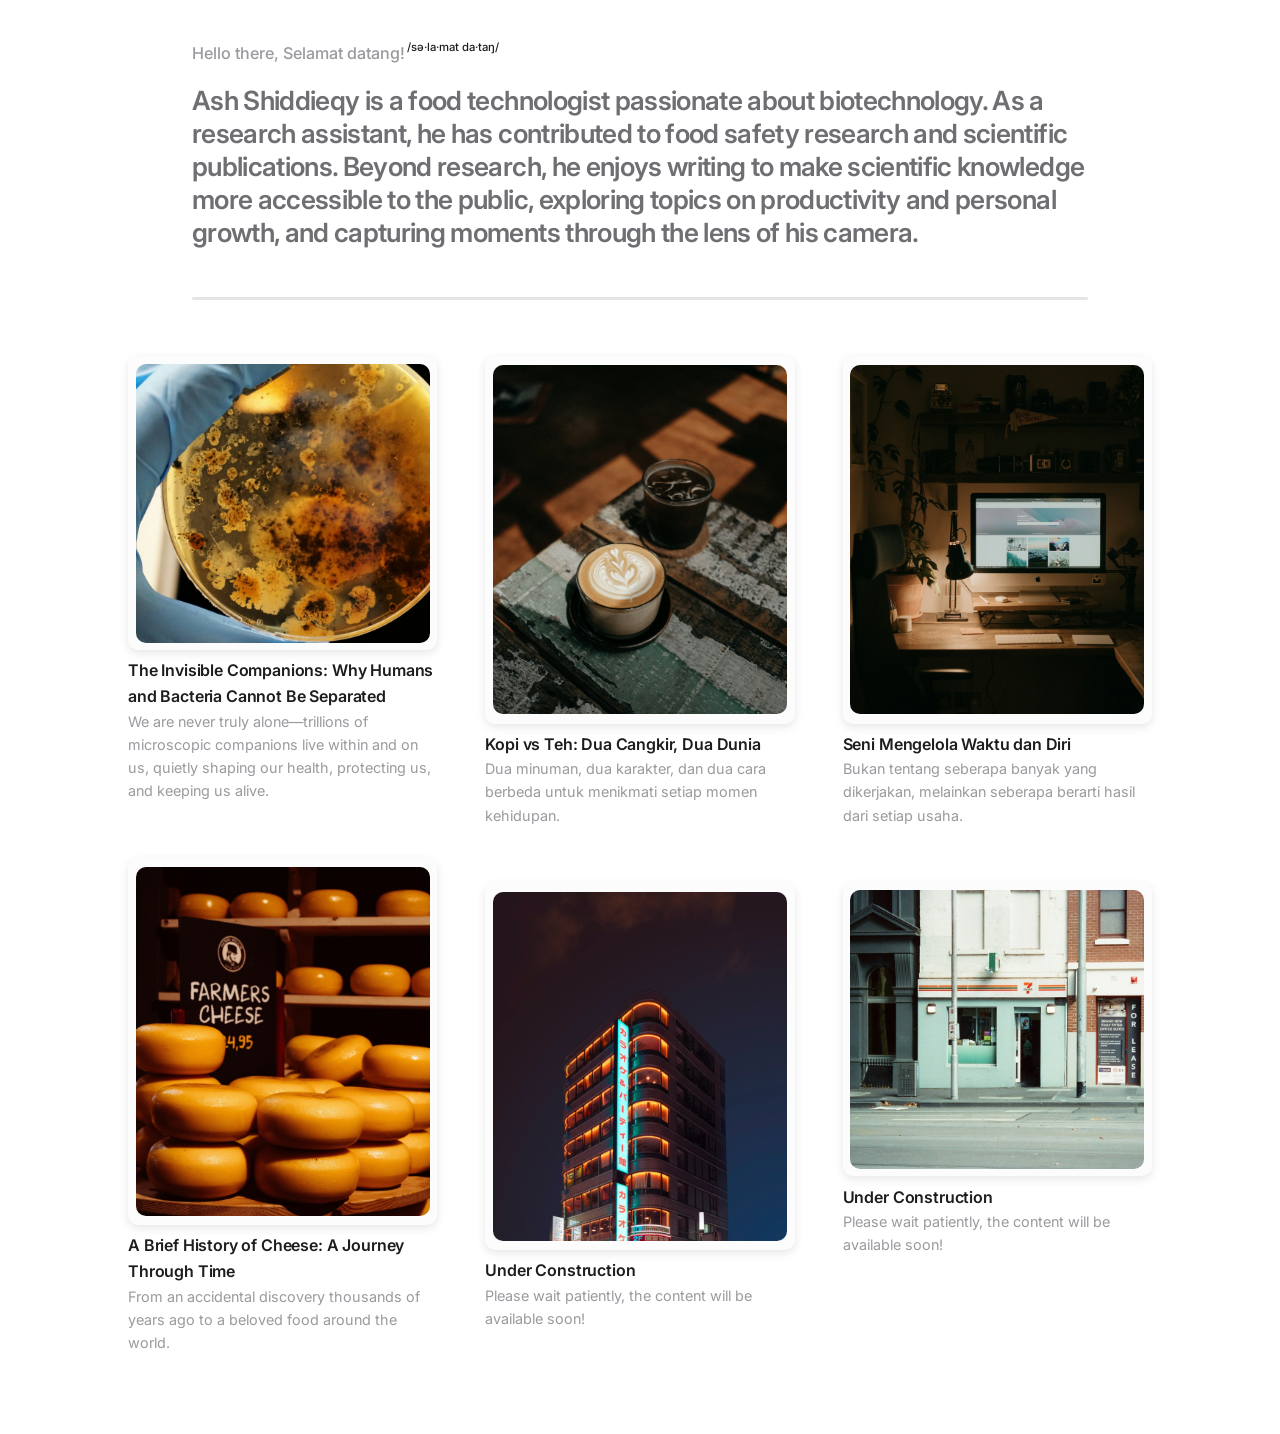
<file: index.html>
<!DOCTYPE html>
<html lang="en">
  <head>
    <meta charset="UTF-8" />
    <meta name="viewport" content="width=device-width, initial-scale=1.0" />
    <title>Welcome - Selamat Datang!</title>
    <!-- Font -->
    <link rel="preconnect" href="https://fonts.googleapis.com" />
    <link rel="preconnect" href="https://fonts.gstatic.com" crossorigin />
    <link
      href="https://fonts.googleapis.com/css2?family=Inter:wght@400;500;600;800;1000&display=swap"
      rel="stylesheet"
    />

    <!-- CSS -->
    <link rel="stylesheet" href="css/style.css" />

    <!-- JS -->
    <script src="js/script.js" defer></script>

    <!-- Icon -->
    <link rel="icon" type="image/png" href="asset/icon.png" />
  </head>
  <body>
    <!-- Greeting -->
    <h1 id="" class="greeting">
      Hello there, <span lang="id">Selamat datang!</span
      ><span class="greeting-pron" aria-hidden="true">/sə·la·mat da·taŋ/</span>
    </h1>

    <!-- Home -->
    <section id="home" class="home-about">
      Ash Shiddieqy is a food technologist passionate about biotechnology. As a
      research assistant, he has contributed to food safety research and
      scientific publications. Beyond research, he enjoys writing to make
      scientific knowledge more accessible to the public, exploring topics on
      productivity and personal growth, and capturing moments through the lens
      of his camera.
    </section>

    <hr id="" class="divider" />

    <!-- Main Content -->

    <main id="" class="main-content">
      <!-- Content Left -->
      <section id="" class="content-left">
        <div id="" class="content-card">
          <a href="content/left_1.html" id="" class="content-image">
            <img src="asset/left_1.png" alt="" />
          </a>
          <a href="content/left_1.html" id="" class="content-title"
            >The Invisible Companions: Why Humans and Bacteria Cannot Be
            Separated</a
          >
          <div id="" class="content-description">
            We are never truly alone—trillions of microscopic companions live
            within and on us, quietly shaping our health, protecting us, and
            keeping us alive.
          </div>
        </div>

        <div id="" class="content-card">
          <a href="content/left_2.html" id="" class="content-image">
            <img src="asset/left_2.png" alt="" />
          </a>
          <a href="content/left_2.html" id="" class="content-title"
            >A Brief History of Cheese: A Journey Through Time</a
          >
          <div id="" class="content-description">
            From an accidental discovery thousands of years ago to a beloved
            food around the world.
          </div>
        </div>
      </section>

      <!-- Content Middle -->
      <section id="" class="content-middle">
        <div id="" class="content-card">
          <a href="content/middle_1.html" id="" class="content-image">
            <img src="asset/middle_1.png" alt="" />
          </a>
          <a href="content/middle_1.html" id="" class="content-title"
            >Kopi vs Teh: Dua Cangkir, Dua Dunia</a
          >
          <div id="" class="content-description">
            Dua minuman, dua karakter, dan dua cara berbeda untuk menikmati
            setiap momen kehidupan.
          </div>
        </div>

        <div id="" class="content-card">
          <a href="" id="" class="content-image">
            <img src="asset/middle_2.png" alt="" />
          </a>
          <a href="" id="" class="content-title">Under Construction</a>
          <div id="" class="content-description">
            Please wait patiently, the content will be available soon!
          </div>
        </div>
      </section>

      <!-- Content Right -->
      <section id="" class="content-right">
        <div id="" class="content-card">
          <a href="content/right_1.html" id="" class="content-image">
            <img src="asset/right_1.png" alt="" />
          </a>
          <a href="content/right_1.html" id="" class="content-title"
            >Seni Mengelola Waktu dan Diri</a
          >
          <div id="" class="content-description">
            Bukan tentang seberapa banyak yang dikerjakan, melainkan seberapa
            berarti hasil dari setiap usaha.
          </div>
        </div>

        <div id="" class="content-card">
          <a href="" id="" class="content-image">
            <img src="asset/right_2.png" alt="" />
          </a>
          <a href="" id="" class="content-title">Under Construction</a>
          <div id="" class="content-description">
            Please wait patiently, the content will be available soon!
          </div>
        </div>
      </section>
    </main>
  </body>
</html>
</file>
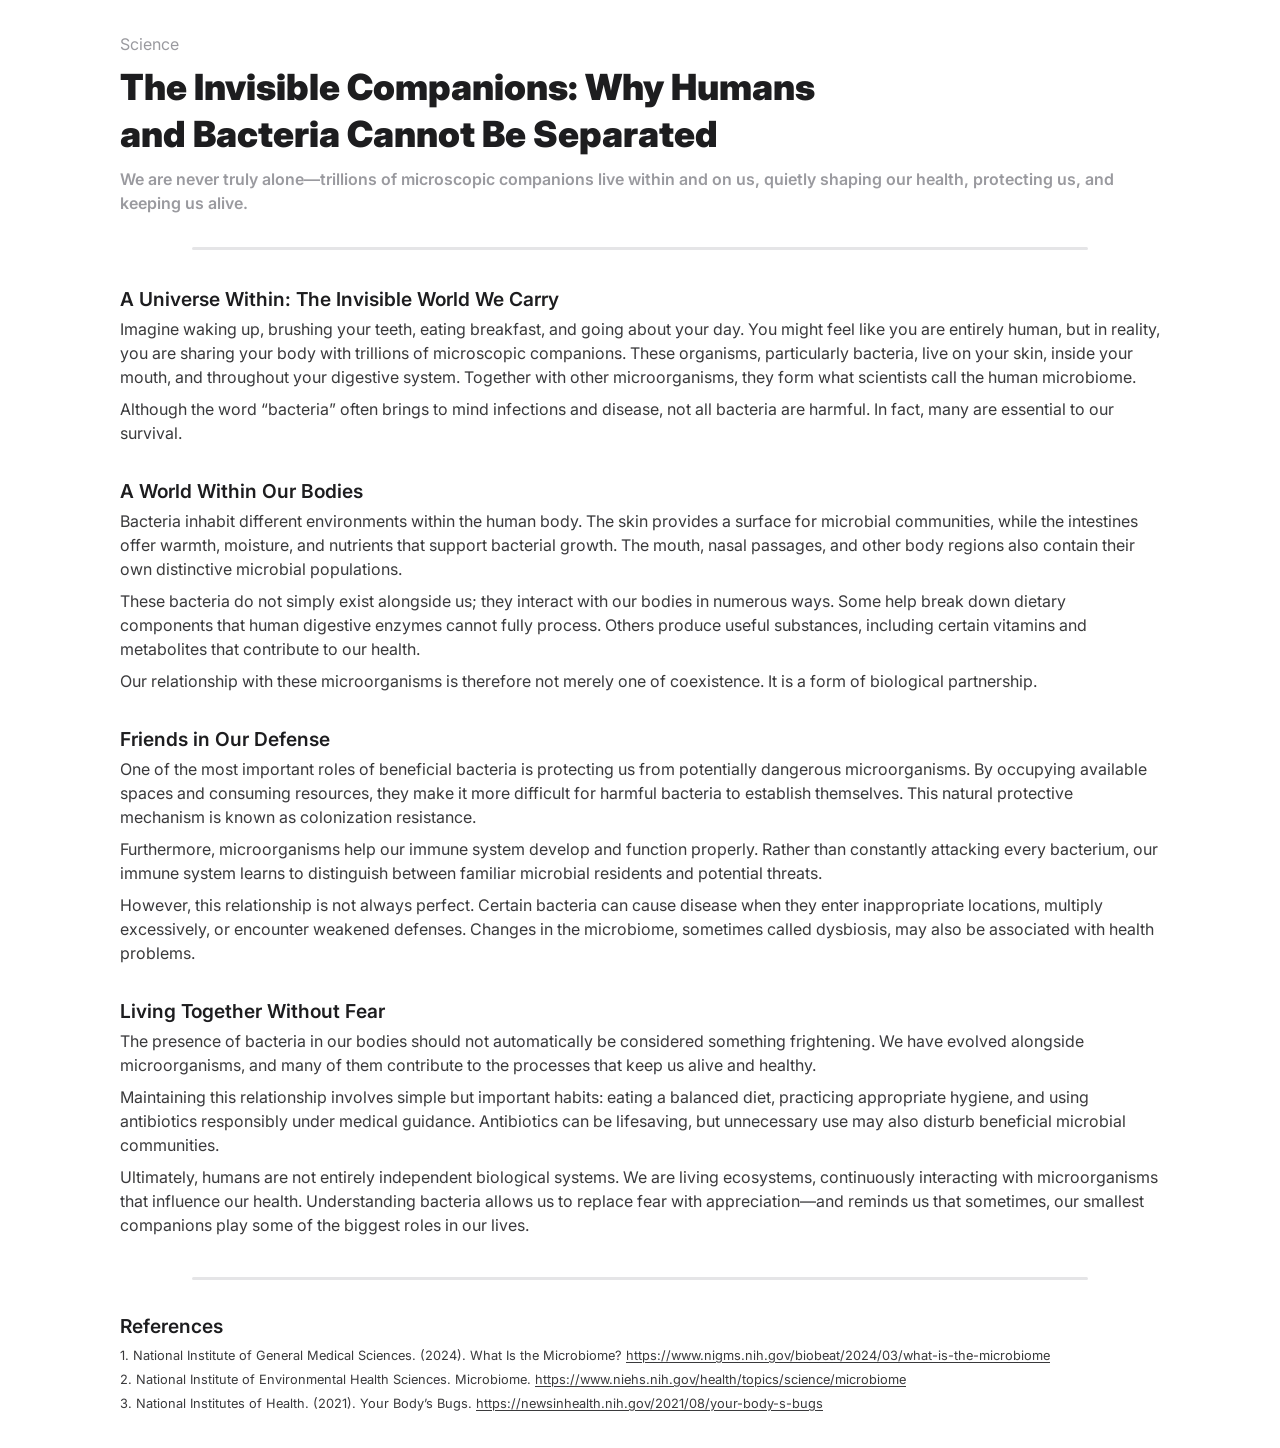
<file: content/left_1.html>
<!DOCTYPE html>
<html lang="en">
  <head>
    <meta charset="UTF-8" />
    <meta name="viewport" content="width=device-width, initial-scale=1.0" />
    <title>A Brief History of Cheese: A Journey Through Time</title>

    <!-- Font -->
    <link rel="preconnect" href="https://fonts.googleapis.com" />
    <link rel="preconnect" href="https://fonts.gstatic.com" crossorigin />
    <link
      href="https://fonts.googleapis.com/css2?family=Inter:wght@200;400;500;600;800;1000&display=swap"
      rel="stylesheet"
    />

    <!-- CSS -->
    <link rel="stylesheet" href="../css/template/template_article.css" />

    <!-- JS -->
    <script src="../js/template/template_article.js" defer></script>

    <!-- Icon -->
    <link rel="icon" type="image/png" href="../asset/icon.png" />
  </head>

  <body>
    <!-- Header -->
    <section id="" class="header">
      <div id="" class="index">Science</div>

      <div id="" class="title">
        The Invisible Companions: Why Humans and Bacteria Cannot Be Separated
      </div>

      <div id="" class="summary">
        We are never truly alone—trillions of microscopic companions live within
        and on us, quietly shaping our health, protecting us, and keeping us
        alive.
      </div>
    </section>

    <hr id="" class="divider-header" />

    <!-- Content -->
    <section id="" class="content">
      <!-- Copy paste Subtitle and Paragraph -->
      <!-- Search how to create Figure in Claude if it's needed -->

      <div id="" class="subtitle">
        A Universe Within: The Invisible World We Carry
      </div>
      <p>
        Imagine waking up, brushing your teeth, eating breakfast, and going
        about your day. You might feel like you are entirely human, but in
        reality, you are sharing your body with trillions of microscopic
        companions. These organisms, particularly bacteria, live on your skin,
        inside your mouth, and throughout your digestive system. Together with
        other microorganisms, they form what scientists call the human
        microbiome.
      </p>
      <p>
        Although the word “bacteria” often brings to mind infections and
        disease, not all bacteria are harmful. In fact, many are essential to
        our survival.
      </p>

      <div id="" class="subtitle">A World Within Our Bodies</div>
      <p>
        Bacteria inhabit different environments within the human body. The skin
        provides a surface for microbial communities, while the intestines offer
        warmth, moisture, and nutrients that support bacterial growth. The
        mouth, nasal passages, and other body regions also contain their own
        distinctive microbial populations.
      </p>
      <p>
        These bacteria do not simply exist alongside us; they interact with our
        bodies in numerous ways. Some help break down dietary components that
        human digestive enzymes cannot fully process. Others produce useful
        substances, including certain vitamins and metabolites that contribute
        to our health.
      </p>
      <p>
        Our relationship with these microorganisms is therefore not merely one
        of coexistence. It is a form of biological partnership.
      </p>

      <div id="" class="subtitle">Friends in Our Defense</div>
      <p>
        One of the most important roles of beneficial bacteria is protecting us
        from potentially dangerous microorganisms. By occupying available spaces
        and consuming resources, they make it more difficult for harmful
        bacteria to establish themselves. This natural protective mechanism is
        known as colonization resistance.
      </p>
      <p>
        Furthermore, microorganisms help our immune system develop and function
        properly. Rather than constantly attacking every bacterium, our immune
        system learns to distinguish between familiar microbial residents and
        potential threats.
      </p>
      <p>
        However, this relationship is not always perfect. Certain bacteria can
        cause disease when they enter inappropriate locations, multiply
        excessively, or encounter weakened defenses. Changes in the microbiome,
        sometimes called dysbiosis, may also be associated with health problems.
      </p>

      <div id="" class="subtitle">Living Together Without Fear</div>
      <p>
        The presence of bacteria in our bodies should not automatically be
        considered something frightening. We have evolved alongside
        microorganisms, and many of them contribute to the processes that keep
        us alive and healthy.
      </p>
      <p>
        Maintaining this relationship involves simple but important habits:
        eating a balanced diet, practicing appropriate hygiene, and using
        antibiotics responsibly under medical guidance. Antibiotics can be
        lifesaving, but unnecessary use may also disturb beneficial microbial
        communities.
      </p>
      <p>
        Ultimately, humans are not entirely independent biological systems. We
        are living ecosystems, continuously interacting with microorganisms that
        influence our health. Understanding bacteria allows us to replace fear
        with appreciation—and reminds us that sometimes, our smallest companions
        play some of the biggest roles in our lives.
      </p>
    </section>

    <hr id="" class="divider-footer" />

    <!-- Footer -->
    <section id="" class="footer">
      <!-- Copy paste Number. References -->

      <div id="" class="subtitle">References</div>
      <p>
        1. National Institute of General Medical Sciences. (2024). What Is the
        Microbiome?
        https://www.nigms.nih.gov/biobeat/2024/03/what-is-the-microbiome
      </p>
      <p>
        2. National Institute of Environmental Health Sciences. Microbiome.
        https://www.niehs.nih.gov/health/topics/science/microbiome
      </p>
      <p>
        3. National Institutes of Health. (2021). Your Body’s Bugs.
        https://newsinhealth.nih.gov/2021/08/your-body-s-bugs
      </p>
    </section>
  </body>
</html>
</file>
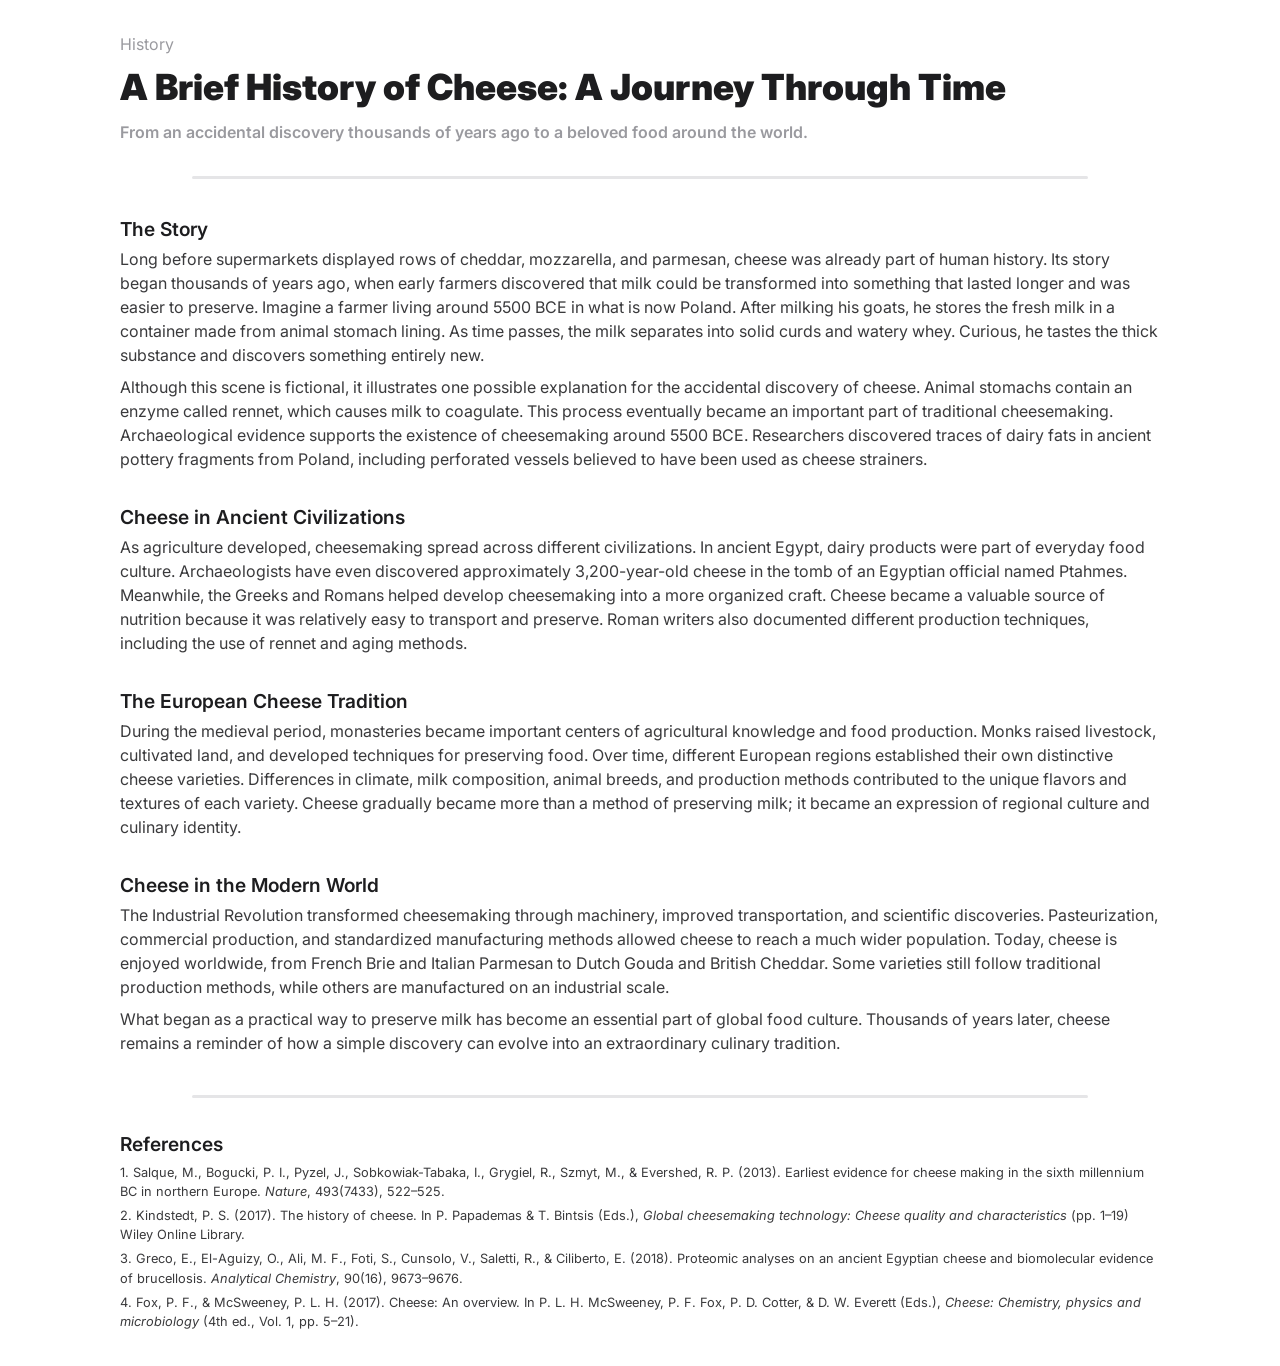
<file: content/left_2.html>
<!DOCTYPE html>
<html lang="en">
  <head>
    <meta charset="UTF-8" />
    <meta name="viewport" content="width=device-width, initial-scale=1.0" />
    <title>A Brief History of Cheese: A Journey Through Time</title>

    <!-- Font -->
    <link rel="preconnect" href="https://fonts.googleapis.com" />
    <link rel="preconnect" href="https://fonts.gstatic.com" crossorigin />
    <link
      href="https://fonts.googleapis.com/css2?family=Inter:wght@200;400;500;600;800;1000&display=swap"
      rel="stylesheet"
    />

    <!-- CSS -->
    <link rel="stylesheet" href="../css/template/template_article.css" />

    <!-- JS -->
    <script src="../js/template/template_article.js" defer></script>

    <!-- Icon -->
    <link rel="icon" type="image/png" href="../asset/icon.png" />
  </head>

  <body>
    <!-- Header -->
    <section id="" class="header">
      <div id="" class="index">History</div>

      <div id="" class="title">
        A Brief History of Cheese: A Journey Through Time
      </div>

      <div id="" class="summary">
        From an accidental discovery thousands of years ago to a beloved food
        around the world.
      </div>
    </section>

    <hr id="" class="divider-header" />

    <!-- Content -->
    <section id="" class="content">
      <div id="" class="subtitle">The Story</div>
      <p>
        Long before supermarkets displayed rows of cheddar, mozzarella, and
        parmesan, cheese was already part of human history. Its story began
        thousands of years ago, when early farmers discovered that milk could be
        transformed into something that lasted longer and was easier to
        preserve. Imagine a farmer living around 5500 BCE in what is now Poland.
        After milking his goats, he stores the fresh milk in a container made
        from animal stomach lining. As time passes, the milk separates into
        solid curds and watery whey. Curious, he tastes the thick substance and
        discovers something entirely new.
      </p>
      <p>
        Although this scene is fictional, it illustrates one possible
        explanation for the accidental discovery of cheese. Animal stomachs
        contain an enzyme called rennet, which causes milk to coagulate. This
        process eventually became an important part of traditional cheesemaking.
        Archaeological evidence supports the existence of cheesemaking around
        5500 BCE. Researchers discovered traces of dairy fats in ancient pottery
        fragments from Poland, including perforated vessels believed to have
        been used as cheese strainers.
      </p>

      <div id="" class="subtitle">Cheese in Ancient Civilizations</div>
      <p>
        As agriculture developed, cheesemaking spread across different
        civilizations. In ancient Egypt, dairy products were part of everyday
        food culture. Archaeologists have even discovered approximately
        3,200-year-old cheese in the tomb of an Egyptian official named Ptahmes.
        Meanwhile, the Greeks and Romans helped develop cheesemaking into a more
        organized craft. Cheese became a valuable source of nutrition because it
        was relatively easy to transport and preserve. Roman writers also
        documented different production techniques, including the use of rennet
        and aging methods.
      </p>

      <div id="" class="subtitle">The European Cheese Tradition</div>
      <p>
        During the medieval period, monasteries became important centers of
        agricultural knowledge and food production. Monks raised livestock,
        cultivated land, and developed techniques for preserving food. Over
        time, different European regions established their own distinctive
        cheese varieties. Differences in climate, milk composition, animal
        breeds, and production methods contributed to the unique flavors and
        textures of each variety. Cheese gradually became more than a method of
        preserving milk; it became an expression of regional culture and
        culinary identity.
      </p>

      <div id="" class="subtitle">Cheese in the Modern World</div>
      <p>
        The Industrial Revolution transformed cheesemaking through machinery,
        improved transportation, and scientific discoveries. Pasteurization,
        commercial production, and standardized manufacturing methods allowed
        cheese to reach a much wider population. Today, cheese is enjoyed
        worldwide, from French Brie and Italian Parmesan to Dutch Gouda and
        British Cheddar. Some varieties still follow traditional production
        methods, while others are manufactured on an industrial scale.
      </p>
      <p>
        What began as a practical way to preserve milk has become an essential
        part of global food culture. Thousands of years later, cheese remains a
        reminder of how a simple discovery can evolve into an extraordinary
        culinary tradition.
      </p>
    </section>

    <hr id="" class="divider-footer" />

    <!-- Footer -->
    <section id="" class="footer">
      <div id="" class="subtitle">References</div>
      <p>
        1. Salque, M., Bogucki, P. I., Pyzel, J., Sobkowiak-Tabaka, I., Grygiel,
        R., Szmyt, M., & Evershed, R. P. (2013). Earliest evidence for cheese
        making in the sixth millennium BC in northern Europe. <em>Nature</em>,
        493(7433), 522–525.
      </p>
      <p>
        2. Kindstedt, P. S. (2017). The history of cheese. In P. Papademas & T.
        Bintsis (Eds.),
        <em
          >Global cheesemaking technology: Cheese quality and
          characteristics</em
        >
        (pp. 1–19) Wiley Online Library.
      </p>
      <p>
        3. Greco, E., El-Aguizy, O., Ali, M. F., Foti, S., Cunsolo, V., Saletti,
        R., & Ciliberto, E. (2018). Proteomic analyses on an ancient Egyptian
        cheese and biomolecular evidence of brucellosis.
        <em>Analytical Chemistry</em>, 90(16), 9673–9676.
      </p>
      <p>
        4. Fox, P. F., & McSweeney, P. L. H. (2017). Cheese: An overview. In P.
        L. H. McSweeney, P. F. Fox, P. D. Cotter, & D. W. Everett (Eds.),
        <em>Cheese: Chemistry, physics and microbiology</em> (4th ed., Vol. 1,
        pp. 5–21).
      </p>
    </section>
  </body>
</html>
</file>
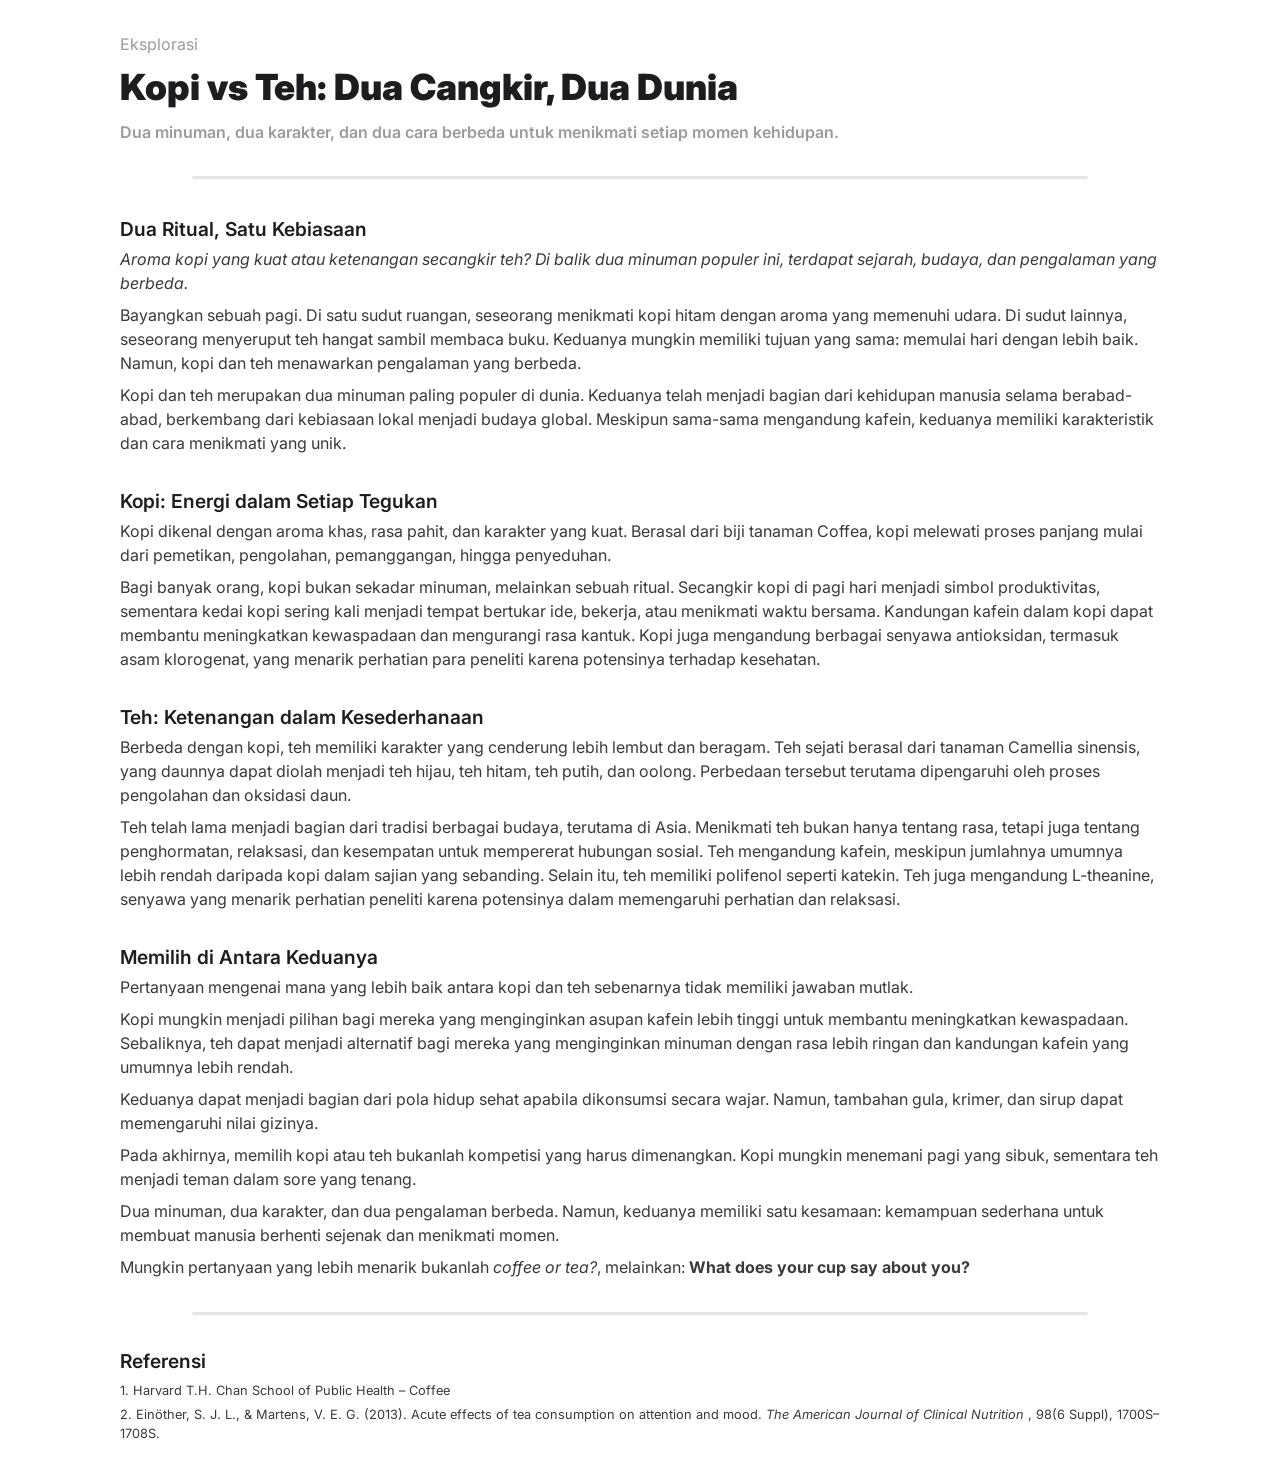
<file: content/middle_1.html>
<!DOCTYPE html>
<html lang="en">
  <head>
    <meta charset="UTF-8" />
    <meta name="viewport" content="width=device-width, initial-scale=1.0" />
    <title>A Brief History of Cheese: A Journey Through Time</title>

    <!-- Font -->
    <link rel="preconnect" href="https://fonts.googleapis.com" />
    <link rel="preconnect" href="https://fonts.gstatic.com" crossorigin />
    <link
      href="https://fonts.googleapis.com/css2?family=Inter:wght@200;400;500;600;800;1000&display=swap"
      rel="stylesheet"
    />

    <!-- CSS -->
    <link rel="stylesheet" href="../css/template/template_article.css" />

    <!-- JS -->
    <script src="../js/template/template_article.js" defer></script>

    <!-- Icon -->
    <link rel="icon" type="image/png" href="../asset/icon.png" />
  </head>

  <body>
    <!-- Header -->
    <section id="" class="header">
      <div id="" class="index">Eksplorasi</div>

      <div id="" class="title">Kopi vs Teh: Dua Cangkir, Dua Dunia</div>

      <div id="" class="summary">
        Dua minuman, dua karakter, dan dua cara berbeda untuk menikmati setiap
        momen kehidupan.
      </div>
    </section>

    <hr id="" class="divider-header" />

    <!-- Content -->
    <section id="" class="content">
      <!-- Copy paste Subtitle and Paragraph -->
      <!-- Search how to create Figure in Claude if it's needed -->

      <div id="" class="subtitle">Dua Ritual, Satu Kebiasaan</div>
      <p>
        <em
          >Aroma kopi yang kuat atau ketenangan secangkir teh? Di balik dua
          minuman populer ini, terdapat sejarah, budaya, dan pengalaman yang
          berbeda.</em
        >
      </p>
      <p>
        Bayangkan sebuah pagi. Di satu sudut ruangan, seseorang menikmati kopi
        hitam dengan aroma yang memenuhi udara. Di sudut lainnya, seseorang
        menyeruput teh hangat sambil membaca buku. Keduanya mungkin memiliki
        tujuan yang sama: memulai hari dengan lebih baik. Namun, kopi dan teh
        menawarkan pengalaman yang berbeda.
      </p>
      <p>
        Kopi dan teh merupakan dua minuman paling populer di dunia. Keduanya
        telah menjadi bagian dari kehidupan manusia selama berabad-abad,
        berkembang dari kebiasaan lokal menjadi budaya global. Meskipun
        sama-sama mengandung kafein, keduanya memiliki karakteristik dan cara
        menikmati yang unik.
      </p>

      <div id="" class="subtitle">Kopi: Energi dalam Setiap Tegukan</div>
      <p>
        Kopi dikenal dengan aroma khas, rasa pahit, dan karakter yang kuat.
        Berasal dari biji tanaman Coffea, kopi melewati proses panjang mulai
        dari pemetikan, pengolahan, pemanggangan, hingga penyeduhan.
      </p>
      <p>
        Bagi banyak orang, kopi bukan sekadar minuman, melainkan sebuah ritual.
        Secangkir kopi di pagi hari menjadi simbol produktivitas, sementara
        kedai kopi sering kali menjadi tempat bertukar ide, bekerja, atau
        menikmati waktu bersama. Kandungan kafein dalam kopi dapat membantu
        meningkatkan kewaspadaan dan mengurangi rasa kantuk. Kopi juga
        mengandung berbagai senyawa antioksidan, termasuk asam klorogenat, yang
        menarik perhatian para peneliti karena potensinya terhadap kesehatan.
      </p>

      <div id="" class="subtitle">Teh: Ketenangan dalam Kesederhanaan</div>
      <p>
        Berbeda dengan kopi, teh memiliki karakter yang cenderung lebih lembut
        dan beragam. Teh sejati berasal dari tanaman Camellia sinensis, yang
        daunnya dapat diolah menjadi teh hijau, teh hitam, teh putih, dan
        oolong. Perbedaan tersebut terutama dipengaruhi oleh proses pengolahan
        dan oksidasi daun.
      </p>
      <p>
        Teh telah lama menjadi bagian dari tradisi berbagai budaya, terutama di
        Asia. Menikmati teh bukan hanya tentang rasa, tetapi juga tentang
        penghormatan, relaksasi, dan kesempatan untuk mempererat hubungan
        sosial. Teh mengandung kafein, meskipun jumlahnya umumnya lebih rendah
        daripada kopi dalam sajian yang sebanding. Selain itu, teh memiliki
        polifenol seperti katekin. Teh juga mengandung L-theanine, senyawa yang
        menarik perhatian peneliti karena potensinya dalam memengaruhi perhatian
        dan relaksasi.
      </p>

      <div id="" class="subtitle">Memilih di Antara Keduanya</div>
      <p>
        Pertanyaan mengenai mana yang lebih baik antara kopi dan teh sebenarnya
        tidak memiliki jawaban mutlak.
      </p>
      <p>
        Kopi mungkin menjadi pilihan bagi mereka yang menginginkan asupan kafein
        lebih tinggi untuk membantu meningkatkan kewaspadaan. Sebaliknya, teh
        dapat menjadi alternatif bagi mereka yang menginginkan minuman dengan
        rasa lebih ringan dan kandungan kafein yang umumnya lebih rendah.
      </p>
      <p>
        Keduanya dapat menjadi bagian dari pola hidup sehat apabila dikonsumsi
        secara wajar. Namun, tambahan gula, krimer, dan sirup dapat memengaruhi
        nilai gizinya.
      </p>
      <p>
        Pada akhirnya, memilih kopi atau teh bukanlah kompetisi yang harus
        dimenangkan. Kopi mungkin menemani pagi yang sibuk, sementara teh
        menjadi teman dalam sore yang tenang.
      </p>
      <p>
        Dua minuman, dua karakter, dan dua pengalaman berbeda. Namun, keduanya
        memiliki satu kesamaan: kemampuan sederhana untuk membuat manusia
        berhenti sejenak dan menikmati momen.
      </p>
      Mungkin pertanyaan yang lebih menarik bukanlah <em>coffee or tea?</em>,
      melainkan: <strong>What does your cup say about you?</strong>
    </section>

    <hr id="" class="divider-footer" />

    <!-- Footer -->
    <section id="" class="footer">
      <!-- Copy paste Number. References. Adjust it according to language used -->

      <div id="" class="subtitle">Referensi</div>
      <p>1. Harvard T.H. Chan School of Public Health – Coffee</p>
      <p>
        2. Einöther, S. J. L., & Martens, V. E. G. (2013). Acute effects of tea
        consumption on attention and mood.
        <em>The American Journal of Clinical Nutrition</em> , 98(6 Suppl),
        1700S–1708S.
      </p>
    </section>
  </body>
</html>
</file>
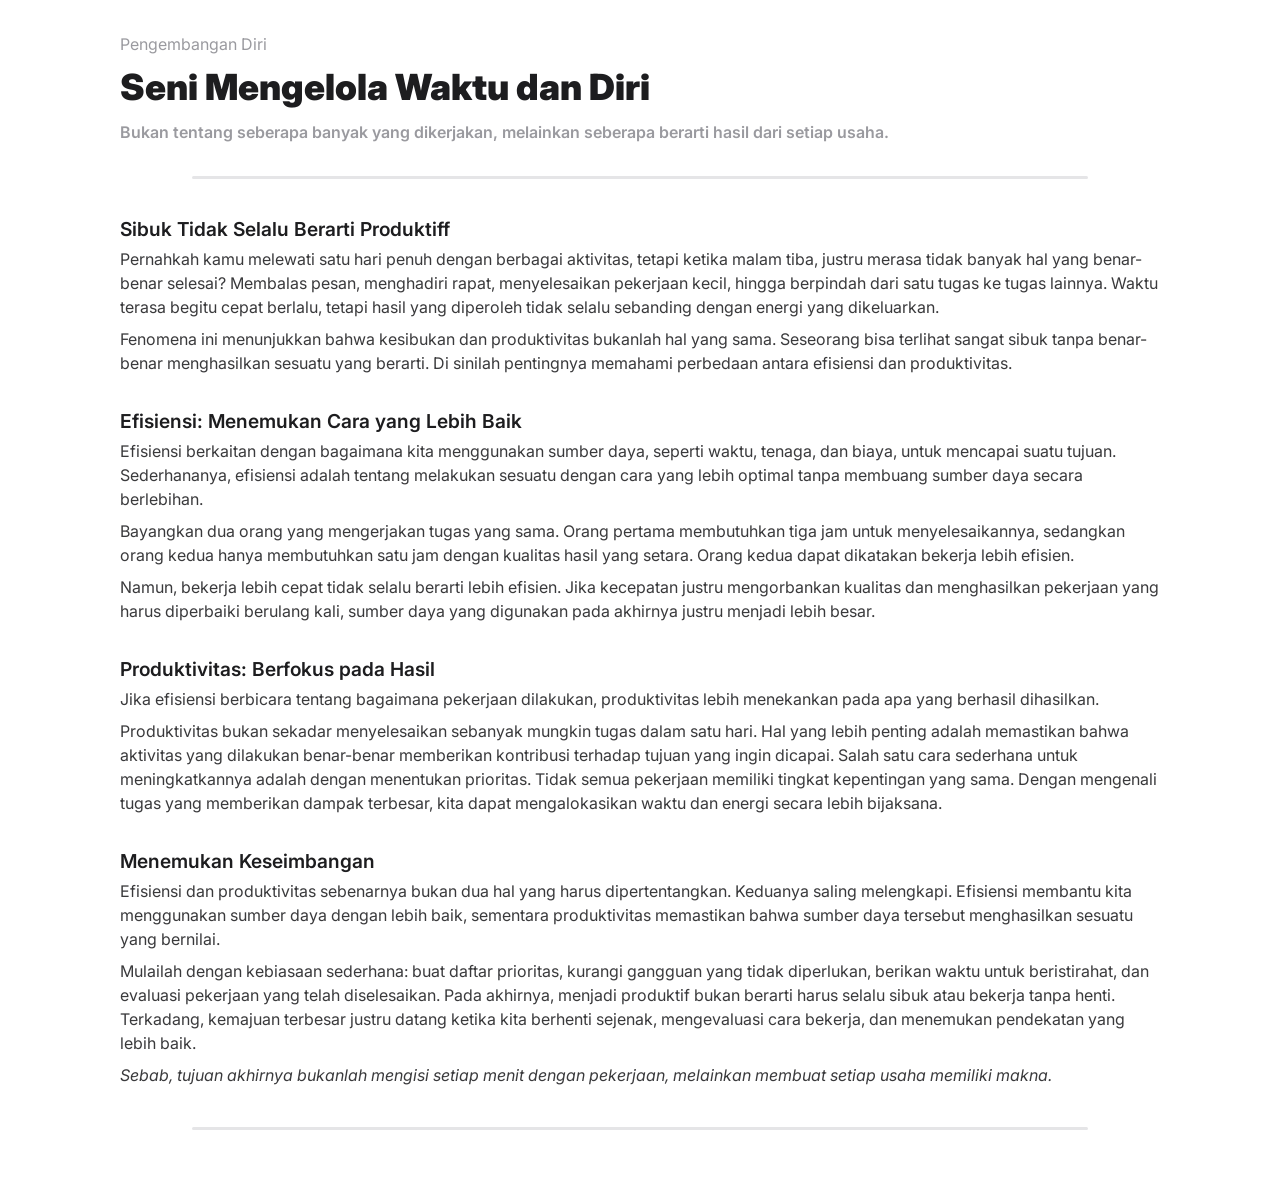
<file: content/right_1.html>
<!DOCTYPE html>
<html lang="en">
  <head>
    <meta charset="UTF-8" />
    <meta name="viewport" content="width=device-width, initial-scale=1.0" />
    <title>A Brief History of Cheese: A Journey Through Time</title>

    <!-- Font -->
    <link rel="preconnect" href="https://fonts.googleapis.com" />
    <link rel="preconnect" href="https://fonts.gstatic.com" crossorigin />
    <link
      href="https://fonts.googleapis.com/css2?family=Inter:wght@200;400;500;600;800;1000&display=swap"
      rel="stylesheet"
    />

    <!-- CSS -->
    <link rel="stylesheet" href="../css/template/template_article.css" />

    <!-- JS -->
    <script src="../js/template/template_article.js" defer></script>

    <!-- Icon -->
    <link rel="icon" type="image/png" href="../asset/icon.png" />
  </head>

  <body>
    <!-- Header -->
    <section id="" class="header">
      <div id="" class="index">Pengembangan Diri</div>

      <div id="" class="title">Seni Mengelola Waktu dan Diri</div>

      <div id="" class="summary">
        Bukan tentang seberapa banyak yang dikerjakan, melainkan seberapa
        berarti hasil dari setiap usaha.
      </div>
    </section>

    <hr id="" class="divider-header" />

    <!-- Content -->
    <section id="" class="content">
      <!-- Copy paste Subtitle and Paragraph -->
      <!-- Search how to create Figure in Claude if it's needed -->

      <div id="" class="subtitle">Sibuk Tidak Selalu Berarti Produktiff</div>
      <p>
        Pernahkah kamu melewati satu hari penuh dengan berbagai aktivitas,
        tetapi ketika malam tiba, justru merasa tidak banyak hal yang
        benar-benar selesai? Membalas pesan, menghadiri rapat, menyelesaikan
        pekerjaan kecil, hingga berpindah dari satu tugas ke tugas lainnya.
        Waktu terasa begitu cepat berlalu, tetapi hasil yang diperoleh tidak
        selalu sebanding dengan energi yang dikeluarkan.
      </p>
      <p>
        Fenomena ini menunjukkan bahwa kesibukan dan produktivitas bukanlah hal
        yang sama. Seseorang bisa terlihat sangat sibuk tanpa benar-benar
        menghasilkan sesuatu yang berarti. Di sinilah pentingnya memahami
        perbedaan antara efisiensi dan produktivitas.
      </p>

      <div id="" class="subtitle">
        Efisiensi: Menemukan Cara yang Lebih Baik
      </div>
      <p>
        Efisiensi berkaitan dengan bagaimana kita menggunakan sumber daya,
        seperti waktu, tenaga, dan biaya, untuk mencapai suatu tujuan.
        Sederhananya, efisiensi adalah tentang melakukan sesuatu dengan cara
        yang lebih optimal tanpa membuang sumber daya secara berlebihan.
      </p>
      <p>
        Bayangkan dua orang yang mengerjakan tugas yang sama. Orang pertama
        membutuhkan tiga jam untuk menyelesaikannya, sedangkan orang kedua hanya
        membutuhkan satu jam dengan kualitas hasil yang setara. Orang kedua
        dapat dikatakan bekerja lebih efisien.
      </p>
      <p>
        Namun, bekerja lebih cepat tidak selalu berarti lebih efisien. Jika
        kecepatan justru mengorbankan kualitas dan menghasilkan pekerjaan yang
        harus diperbaiki berulang kali, sumber daya yang digunakan pada akhirnya
        justru menjadi lebih besar.
      </p>

      <div id="" class="subtitle">Produktivitas: Berfokus pada Hasil</div>
      <p>
        Jika efisiensi berbicara tentang bagaimana pekerjaan dilakukan,
        produktivitas lebih menekankan pada apa yang berhasil dihasilkan.
      </p>
      <p>
        Produktivitas bukan sekadar menyelesaikan sebanyak mungkin tugas dalam
        satu hari. Hal yang lebih penting adalah memastikan bahwa aktivitas yang
        dilakukan benar-benar memberikan kontribusi terhadap tujuan yang ingin
        dicapai. Salah satu cara sederhana untuk meningkatkannya adalah dengan
        menentukan prioritas. Tidak semua pekerjaan memiliki tingkat kepentingan
        yang sama. Dengan mengenali tugas yang memberikan dampak terbesar, kita
        dapat mengalokasikan waktu dan energi secara lebih bijaksana.
      </p>

      <div id="" class="subtitle">Menemukan Keseimbangan</div>
      <p>
        Efisiensi dan produktivitas sebenarnya bukan dua hal yang harus
        dipertentangkan. Keduanya saling melengkapi. Efisiensi membantu kita
        menggunakan sumber daya dengan lebih baik, sementara produktivitas
        memastikan bahwa sumber daya tersebut menghasilkan sesuatu yang
        bernilai.
      </p>
      <p>
        Mulailah dengan kebiasaan sederhana: buat daftar prioritas, kurangi
        gangguan yang tidak diperlukan, berikan waktu untuk beristirahat, dan
        evaluasi pekerjaan yang telah diselesaikan. Pada akhirnya, menjadi
        produktif bukan berarti harus selalu sibuk atau bekerja tanpa henti.
        Terkadang, kemajuan terbesar justru datang ketika kita berhenti sejenak,
        mengevaluasi cara bekerja, dan menemukan pendekatan yang lebih baik.
      </p>
      <p>
        <em
          >Sebab, tujuan akhirnya bukanlah mengisi setiap menit dengan
          pekerjaan, melainkan membuat setiap usaha memiliki makna.</em
        >
      </p>
    </section>

    <hr id="" class="divider-footer" />

    <!-- Footer -->
    <section id="" class="footer">
      <!-- Copy paste Number. References -->

      <div id="" class="subtitle"></div>
      <p></p>
    </section>
  </body>
</html>
</file>
<file: css/style.css>
/* Theme and Template */
:root {
  /* Color with 60% - 30% - 10%  */
  --primary-color: none;
  --secondary-color: none;
  --tertiary-color: none;
  --trial-color: none;

  /* Typography */
  --font-main: "Inter", -apple-system, BlinkMacSystemFont, system-ui, sans-serif;

  --text-strong: #1d1d1f; /* headings, titles */
  --text-body: #3a3a3c; /* paragraphs */
  --text-muted: #9a9a9f; /* descriptions, labels */
  --text-intro: #6e6e73; /* large intro paragraph */

  /* Spacing */
  --sidebar-width: 13rem;
  --content-gap-trial: 1rem;

  /* Transition */
  --divider-color: #e5e5e7;
}

* {
  box-sizing: border-box;

  margin: 0;
  padding: 0;
}

html {
  scroll-behavior: smooth;
}

body {
  display: flex;
  flex-direction: column;

  font-family: var(--font-main);
  color: var(--text-body);
  line-height: 1.6;
  -webkit-font-smoothing: antialiased;
}

a {
  text-decoration: none;
}

.divider {
  width: 70%;

  margin: 0 auto 1rem auto;

  border: none;
  border-top: 3px solid var(--divider-color);
  border-radius: 5px;
}

/* Home */
.home-about {
  width: 100%;
  max-width: 60rem;
  height: auto;

  margin: 2rem auto 1rem auto;
  padding: 2rem;

  background-color: none;
  text-align: left;

  font-size: clamp(1.15rem, 0.8rem + 1.3vw, 1.65rem);
  font-weight: 600;
  line-height: 1.25;
  letter-spacing: -0.025em;
  color: var(--text-intro);

  overflow-wrap: break-word;
  text-wrap: pretty;
}

/* Greeting
   Small muted line above the big intro paragraph. Shares the same width
   and side padding as .home-about so both start on the same left edge at
   every screen size (padding mirrors .home-about in each breakpoint). */
.greeting {
  width: 100%;
  max-width: 60rem;

  margin: 2rem auto 0 auto;
  padding: 0.6rem 2rem 0;

  text-align: left;

  font-size: clamp(0.9rem, 0.85rem + 0.2vw, 1.05rem);
  font-weight: 500;
  line-height: 1.4;
  letter-spacing: 0;
  color: var(--text-muted);

  overflow-wrap: break-word;
}

/* Pronunciation floats up and to the right of the word, like a footnote */
.greeting-pron {
  position: relative;
  top: -0.7em;

  margin-left: 0.15em;

  font-size: 0.7em;
  font-weight: 500;
  line-height: 1;
  color: var(--text-strong);
  white-space: nowrap;
}

/* Gap between the greeting and the intro paragraph */
.greeting + .home-about {
  margin-top: 0;
  padding-top: 1.25rem;
}

/* Main Content */
.main-content {
  display: flex;
  flex-direction: row;
  justify-content: center;
  column-gap: 3rem;

  width: 80%;
  max-width: 90rem;

  margin: 2rem auto;

  background-color: none;
}

.main-content > section {
  flex: 1;
  min-width: 0; /* lets columns shrink instead of overflowing */
}

/* Content Left, Middle, and Right */
.content-left,
.content-middle,
.content-right {
  display: flex;
  flex-direction: column;

  background-color: none;

  align-items: center;
}

/* Content Card */
.content-card {
  display: flex;
  flex-direction: column;

  width: 100%;

  margin: 0 0 3rem 0;
}

.content-image {
  display: flex;
  flex-direction: row;

  width: 100%;
  height: 100%;

  margin: 0.5rem auto;

  background-color: rgba(219, 219, 219, 0.1);
  border-radius: 10px;
  box-shadow: 0 3px 10px rgba(0, 0, 0, 0.1);

  justify-content: center;
  align-items: center;
}

.content-image > img {
  display: block;
  max-width: 100%;

  width: 95%;
  height: 95%;
  object-fit: cover;

  border-radius: 10px;
}

.content-title {
  width: 100%;

  margin: 0.01rem 0;

  text-align: left;

  font-size: 1rem;
  font-weight: 600;
  letter-spacing: -0.01em;
  color: var(--text-strong);

  overflow-wrap: anywhere;
}

.content-description {
  width: 100%;

  text-align: left;

  font-size: 0.9rem;
  font-weight: 400;
  line-height: 1.6;
  color: var(--text-muted);
}


/* ==========================================================================
   Accessibility & interaction
   ========================================================================== */

a:focus-visible {
  outline: 2px solid var(--text-strong);
  outline-offset: 3px;
  border-radius: 6px;
}

/* Hover only on devices that actually hover (avoids sticky hover on touch) */
@media (hover: hover) {
  .content-title:hover {
    text-decoration: underline;
    text-underline-offset: 3px;
  }

  .content-image:hover {
    box-shadow: 0 6px 18px rgba(0, 0, 0, 0.14);
  }
}

/* Links that don't lead anywhere yet (set by script.js) */
a.is-disabled {
  cursor: default;
}

@media (prefers-reduced-motion: reduce) {
  html {
    scroll-behavior: auto;
  }
}

/* ==========================================================================
   Responsive
   Desktop-first: base styles above are the 3-column desktop layout.
   Breakpoints:  ≤1200  small desktop / landscape tablet
                 ≤1024  tablet           -> 2 columns
                 ≤768   small tablet
                 ≤600   phone            -> 1 column
                 ≤400   small phone
                 ≥1800  large / 4K screens
   ========================================================================== */

/* ---- Small desktop / landscape tablet ---- */
@media (max-width: 1200px) {
  .main-content {
    width: 88%;
    column-gap: 2rem;
  }

  .home-about {
    padding: 2rem 1.5rem;
  }
}

/* ---- Tablet: 3 columns -> 2 columns ---- */
@media (max-width: 1024px) {
  .main-content {
    display: grid;
    grid-template-columns: repeat(2, minmax(0, 1fr));
    column-gap: 2rem;
    align-items: start;

    width: 90%;
    margin: 1.5rem auto;
  }

  /* Dissolve the three column wrappers so cards flow into one grid.
     Reading order stays: left, middle, right. */
  .content-left,
  .content-middle,
  .content-right {
    display: contents;
  }

  .divider {
    width: 80%;
  }
}

/* ---- Small tablet ---- */
@media (max-width: 768px) {
  .home-about {
    margin: 1.5rem auto 0.5rem;
    padding: 1.5rem 1rem;
  }

  .main-content {
    width: 92%;
    column-gap: 1.25rem;
  }

  .content-card {
    margin-bottom: 2rem;
  }
}

/* ---- Phone: 2 columns -> 1 column (photo first, then title, then description) ---- */
@media (max-width: 600px) {
  .home-about {
    margin-top: 1rem;
    padding: 1rem;
  }

  .divider {
    width: 88%;
    margin-bottom: 0.5rem;
  }

  .main-content {
    grid-template-columns: minmax(0, 1fr);
    width: 100%;
    padding: 0 1rem;
    margin: 1rem auto;
  }

  .content-card {
    margin-bottom: 2rem;
  }

  /* Image block sits above the text, full width of the screen */
  .content-image {
    margin: 0 0 0.75rem;
  }

  .content-image > img {
    width: 100%;
    height: auto;
    border-radius: 10px;
  }

  .content-title {
    display: block;
    margin: 0 0 0.25rem;
    font-size: 1.05rem;
    line-height: 1.35;
    padding: 0.25rem 0; /* easier tap target */
  }

  .content-description {
    font-size: 0.95rem;
  }
}

/* ---- Small phone (e.g. iPhone SE, 320-400px) ---- */
@media (max-width: 400px) {
  .home-about {
    padding: 0.75rem;
  }

  .main-content {
    padding: 0 0.75rem;
  }

  .content-title {
    font-size: 1rem;
  }

  .content-description {
    font-size: 0.9rem;
  }
}

/* ---- Phones in landscape: keep the page from feeling stretched ---- */
@media (max-height: 500px) and (orientation: landscape) {
  .main-content {
    grid-template-columns: repeat(2, minmax(0, 1fr));
  }

  .home-about {
    margin-top: 0.5rem;
  }
}

/* ---- Large / 4K screens: scale up instead of floating in white space ---- */
@media (min-width: 1800px) {
  html {
    font-size: 112.5%; /* 18px base, everything in rem scales with it */
  }
}

@media (min-width: 2400px) {
  html {
    font-size: 137.5%; /* 22px base */
  }
}

/* ==========================================================================
   Greeting - responsive (kept in step with the .home-about breakpoints)
   ========================================================================== */

@media (max-width: 1200px) {
  .greeting {
    padding: 0.6rem 1.5rem 0;
  }
}

@media (max-width: 768px) {
  .greeting {
    margin-top: 1.5rem;
    padding: 0.6rem 1rem 0;
  }
}

@media (max-width: 600px) {
  .greeting {
    margin-top: 1.25rem;
  }
}

@media (max-width: 400px) {
  .greeting {
    padding: 0.6rem 0.75rem 0;
  }
}

@media (max-height: 500px) and (orientation: landscape) {
  .greeting {
    margin-top: 0.75rem;
  }
}
</file>
<file: css/template/template_article.css>
/* Theme and Template */
:root {
  /* Color with 60% - 30% - 10%  */
  --primary-color: none;
  --secondary-color: none;
  --tertiary-color: none;
  --trial-color: none;

  /* Typography */
  --font-main: "Inter", -apple-system, BlinkMacSystemFont, system-ui, sans-serif;

  --text-strong: #1d1d1f; /* headings, titles */
  --text-body: #3a3a3c; /* paragraphs */
  --text-muted: #9a9a9f; /* descriptions, labels */

  /* Spacing */
  --sidebar-width: 13rem;
  --content-gap-trial: 1rem;

  /* Article layout (shared by every block so they all line up) */
  --article-width: 65rem; /* max width of the reading column */
  --gutter: 2rem; /* space kept free at the left/right screen edges */

  /* Transition */
  --divider-color: #e5e5e7;
}

* {
  box-sizing: border-box;

  margin: 0;
  padding: 0;
}

html {
  scroll-behavior: smooth;
  -webkit-text-size-adjust: 100%; /* stops iOS from enlarging text in landscape */
}

body {
  display: flex;
  flex-direction: column;

  font-family: var(--font-main);
  color: var(--text-body);
  line-height: 1.6;
  -webkit-font-smoothing: antialiased;
}

/* Divider */
.divider-header {
  width: 70%;

  margin: 0 auto 0.2rem auto;

  border: none;
  border-top: 3px solid var(--divider-color);
  border-radius: 5px;
}

.divider-footer {
  width: 70%;

  margin: 2rem auto 0 auto;

  border: none;
  border-top: 3px solid var(--divider-color);
  border-radius: 5px;
}

/* Header
   Every block below uses the same fluid width, so on any screen the
   section label, title, summary, text and references share one left edge. */
.index,
.title,
.summary,
.content,
.footer {
  width: min(var(--article-width), 100% - 2 * var(--gutter));
  height: auto;

  background-color: none;
  text-align: left;
}

.index {
  margin: 2rem auto 0 auto;

  font-size: 1rem;
  font-weight: 400;
  line-height: 1.5;
  color: var(--text-muted);
}

.title {
  margin: 0.5rem auto 0 auto;

  font-size: clamp(1.6rem, 1.2rem + 1.8vw, 2.25rem);
  font-weight: 1000;
  line-height: 1.3;
  color: var(--text-strong);

  overflow-wrap: break-word;
  text-wrap: balance;
}

.summary {
  margin: 0.6rem auto 1rem auto;
  padding-bottom: 1rem;

  font-size: 1rem;
  font-weight: 600;
  line-height: 1.5;
  color: var(--text-muted);
}

/* Content */
.content {
  margin: 0 auto 0 auto;
}

.content > .subtitle {
  margin: 2rem auto 0.2rem auto;

  font-size: 1.2rem;
  font-weight: 600;
  line-height: 1.5;
  color: var(--text-strong);
}

.content > p {
  margin: 0 auto 0.5rem auto;

  font-size: 1rem;
  font-weight: 400;
  line-height: 1.5;
  color: var(--text-body);
}

/* Footer */
.footer {
  margin: 0 auto 2rem auto;
}

.footer > .subtitle {
  margin: 2rem auto 0.2rem auto;

  font-size: 1.2rem;
  font-weight: 600;
  line-height: 1.5;
  color: var(--text-strong);
}

.footer > p {
  margin: 0.3rem auto 0.2rem auto;

  font-size: 0.8rem;
  font-weight: 400;
  line-height: 1.5;
  color: var(--text-body);

  /* Long reference URLs must wrap instead of pushing the page sideways */
  overflow-wrap: anywhere;
}

/* ==========================================================================
   Future-proofing for figures, tables and code (not used yet, but safe)
   ========================================================================== */

.content img,
.content video,
.content svg {
  display: block;
  max-width: 100%;
  height: auto;
}

.content figure {
  margin: 1.5rem auto;
}

.content figcaption {
  margin-top: 0.4rem;

  font-size: 0.85rem;
  line-height: 1.4;
  color: var(--text-muted);
}

.content table {
  display: block; /* lets a wide table scroll inside itself */
  max-width: 100%;
  overflow-x: auto;
}

.content pre {
  max-width: 100%;
  overflow-x: auto;
}

/* ==========================================================================
   Links, focus and interaction (links are added by template_article.js)
   ========================================================================== */

.footer a {
  color: inherit;
  text-decoration: underline;
  text-underline-offset: 2px;
}

a:focus-visible,
button:focus-visible {
  outline: 2px solid var(--text-strong);
  outline-offset: 3px;
  border-radius: 6px;
}

@media (hover: hover) {
  .footer a:hover {
    color: var(--text-strong);
  }
}

/* Back-to-top button (created by template_article.js) */
.back-to-top {
  position: fixed;
  right: max(1rem, env(safe-area-inset-right));
  bottom: max(1rem, env(safe-area-inset-bottom));
  z-index: 10;

  display: flex;
  align-items: center;
  justify-content: center;

  width: 2.75rem; /* 44px minimum touch target */
  height: 2.75rem;

  border: none;
  border-radius: 50%;
  background-color: var(--text-strong);
  color: #fff;
  box-shadow: 0 3px 10px rgba(0, 0, 0, 0.2);

  font-family: inherit;
  font-size: 1.25rem;
  line-height: 1;
  cursor: pointer;

  opacity: 0;
  visibility: hidden;
  transition: opacity 0.2s ease, visibility 0.2s ease;
}

.back-to-top.is-visible {
  opacity: 1;
  visibility: visible;
}

@media (prefers-reduced-motion: reduce) {
  html {
    scroll-behavior: auto;
  }

  .back-to-top {
    transition: none;
  }
}

@media print {
  .back-to-top {
    display: none;
  }
}

/* ==========================================================================
   Responsive
   Desktop-first: the rules above are the desktop layout.
   Breakpoints:  ≤1200  small desktop / landscape tablet
                 ≤1024  tablet
                 ≤768   small tablet
                 ≤600   phone
                 ≤400   small phone
                 ≥1800  large / 4K screens
   ========================================================================== */

/* ---- Small desktop / landscape tablet ---- */
@media (max-width: 1200px) {
  :root {
    --gutter: 2.5rem;
  }
}

/* ---- Tablet ---- */
@media (max-width: 1024px) {
  :root {
    --gutter: 2rem;
  }

  .divider-header,
  .divider-footer {
    width: 80%;
  }
}

/* ---- Small tablet ---- */
@media (max-width: 768px) {
  :root {
    --gutter: 1.5rem;
  }

  .index {
    margin-top: 1.5rem;
  }

  .content > .subtitle,
  .footer > .subtitle {
    margin-top: 1.75rem;
  }
}

/* ---- Phone ---- */
@media (max-width: 600px) {
  :root {
    --gutter: 1.25rem;
  }

  .divider-header,
  .divider-footer {
    width: calc(100% - 2 * var(--gutter));
  }

  .index {
    margin-top: 1.25rem;
    font-size: 0.9rem;
  }

  .summary {
    font-size: 0.95rem;
    padding-bottom: 0.75rem;
  }

  .content > .subtitle,
  .footer > .subtitle {
    font-size: 1.125rem;
    line-height: 1.4;
    margin-top: 1.5rem;
  }

  /* Slightly roomier body text reads better on a small screen */
  .content > p {
    font-size: 1rem;
    line-height: 1.65;
    margin-bottom: 0.75rem;
  }

  .footer > p {
    font-size: 0.85rem;
    margin-bottom: 0.4rem;
  }
}

/* ---- Small phone (e.g. iPhone SE, 320-400px) ---- */
@media (max-width: 400px) {
  :root {
    --gutter: 1rem;
  }

  .content > .subtitle,
  .footer > .subtitle {
    font-size: 1.05rem;
  }

  .back-to-top {
    width: 2.5rem;
    height: 2.5rem;
  }
}

/* ---- Large / 4K screens: scale up instead of floating in white space ---- */
@media (min-width: 1800px) {
  html {
    font-size: 112.5%; /* 18px base, everything in rem scales with it */
  }
}

@media (min-width: 2400px) {
  html {
    font-size: 137.5%; /* 22px base */
  }
}
</file>
